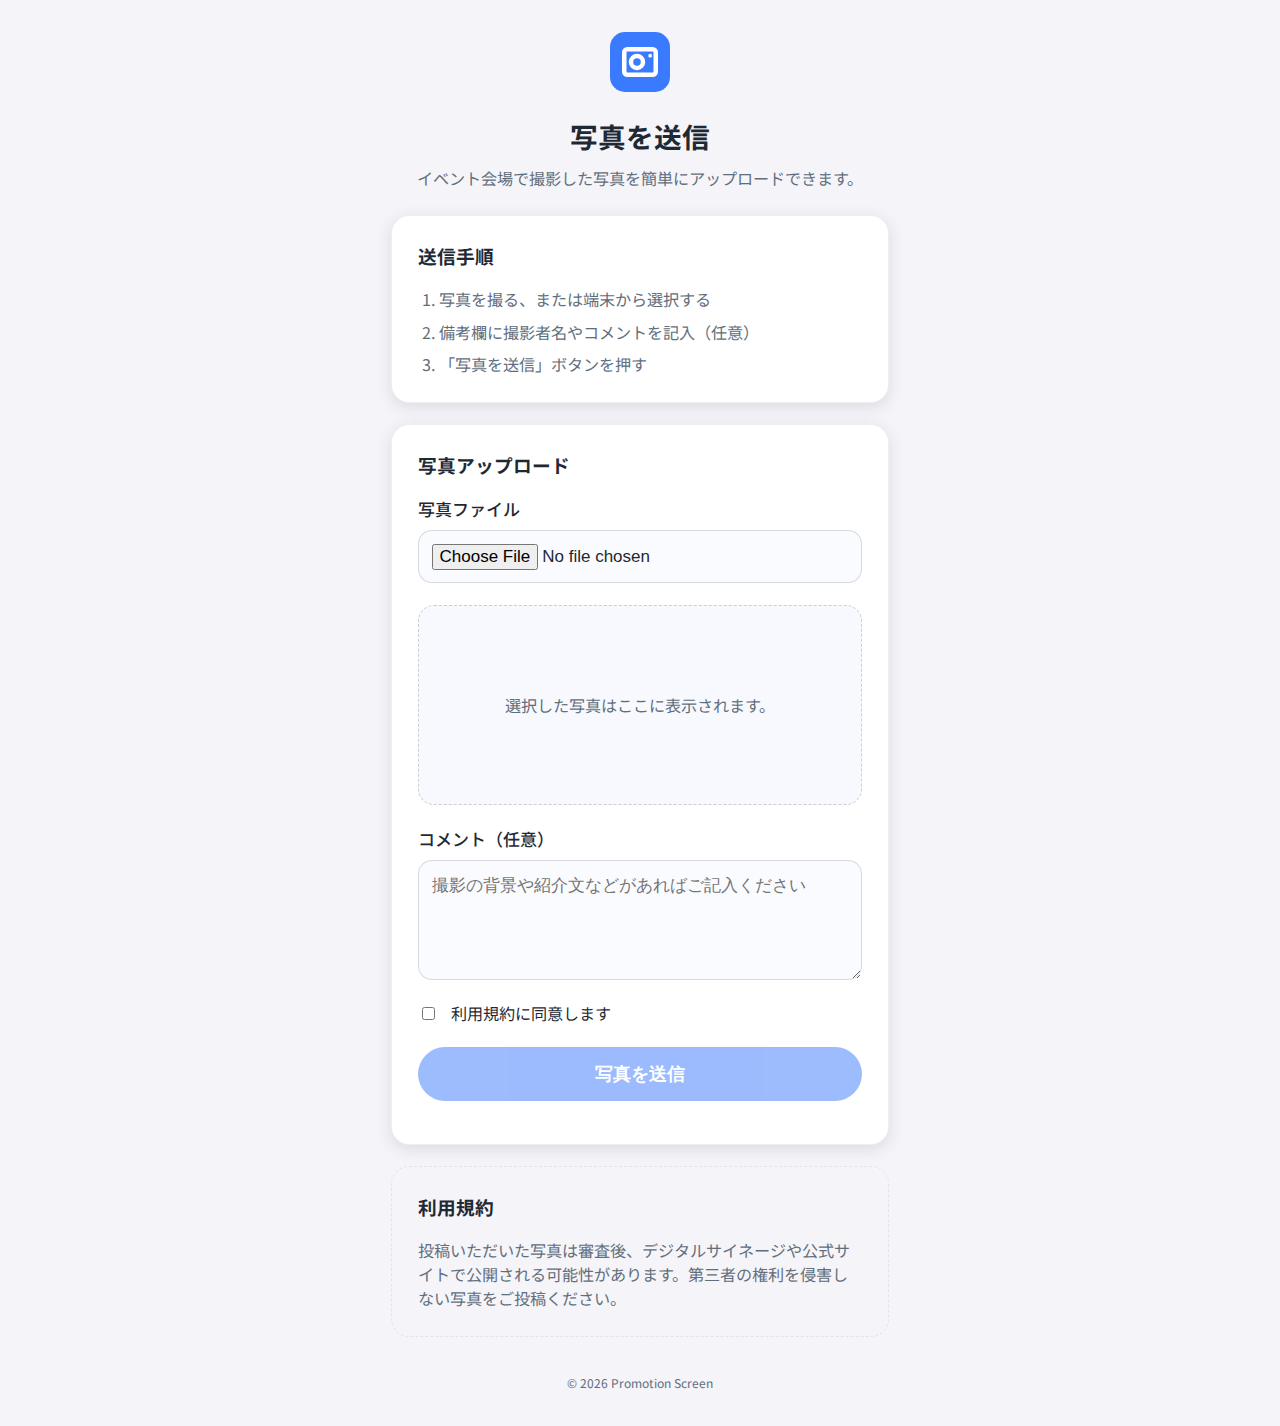
<file: index.html>
<!DOCTYPE html>
<html lang="ja">
  <head>
    <meta charset="utf-8" />
    <meta name="viewport" content="width=device-width, initial-scale=1, viewport-fit=cover" />
    <title>画像アップロードフォーム</title>
    <meta name="description" content="イベント用デジタルサイネージに掲載する写真を投稿できます。" />
    <link rel="preconnect" href="https://fonts.googleapis.com" />
    <link rel="preconnect" href="https://fonts.gstatic.com" crossorigin />
    <link href="https://fonts.googleapis.com/css2?family=Noto+Sans+JP:wght@400;500;700&display=swap" rel="stylesheet" />
    <link rel="stylesheet" href="./assets/css/style.css" />
  </head>
  <body>
    <main class="page">
      <header class="page__header">
        <img class="page__logo" src="./assets/img/logo.svg" alt="Promotion Screen" />
        <h1 class="page__title">写真を送信</h1>
        <p class="page__subtitle">イベント会場で撮影した写真を簡単にアップロードできます。</p>
      </header>

      <section class="card">
        <h2 class="card__title">送信手順</h2>
        <ol class="steps">
          <li class="steps__item">写真を撮る、または端末から選択する</li>
          <li class="steps__item">備考欄に撮影者名やコメントを記入（任意）</li>
          <li class="steps__item">「写真を送信」ボタンを押す</li>
        </ol>
      </section>

      <section class="card">
        <h2 class="card__title">写真アップロード</h2>
        <form id="upload-form" class="form" novalidate>
          <label class="form__field">
            <span class="form__label">写真ファイル</span>
            <input
              id="photo-input"
              class="form__input"
              type="file"
              accept="image/*"
              capture="environment"
              required
            />
          </label>

          <div id="preview" class="preview preview--empty" aria-live="polite">
            <p class="preview__placeholder">選択した写真はここに表示されます。</p>
            <img id="preview-image" class="preview__image" alt="" />
          </div>

          <label class="form__field">
            <span class="form__label">コメント（任意）</span>
            <textarea
              id="comment-input"
              class="form__textarea"
              placeholder="撮影の背景や紹介文などがあればご記入ください"
              maxlength="200"
            ></textarea>
          </label>

          <label class="form__field form__field--checkbox">
            <input id="permission-checkbox" type="checkbox" required />
            <span>利用規約に同意します</span>
          </label>

          <button id="submit-button" class="button" type="submit" disabled>
            写真を送信
          </button>
        </form>

        <div id="status" class="status" aria-live="polite"></div>
      </section>

      <section class="card card--muted">
        <h2 class="card__title">利用規約</h2>
        <p class="card__text">
          投稿いただいた写真は審査後、デジタルサイネージや公式サイトで公開される可能性があります。第三者の権利を侵害しない写真をご投稿ください。
        </p>
      </section>

      <footer class="page__footer">
        <small>&copy; <span id="current-year"></span> Promotion Screen</small>
      </footer>
    </main>

    <template id="status-template">
      <div class="status__row status__row--icon">
        <span class="status__icon" data-status></span>
        <span data-message></span>
      </div>
      <div class="status__row status__row--details" data-details></div>
    </template>

    <script>
      window.UPLOAD_ENDPOINT = "https://script.google.com/macros/s/DEPLOY_ID/exec";
    </script>
    <script src="./assets/js/main.js" type="module"></script>
  </body>
</html>
</file>
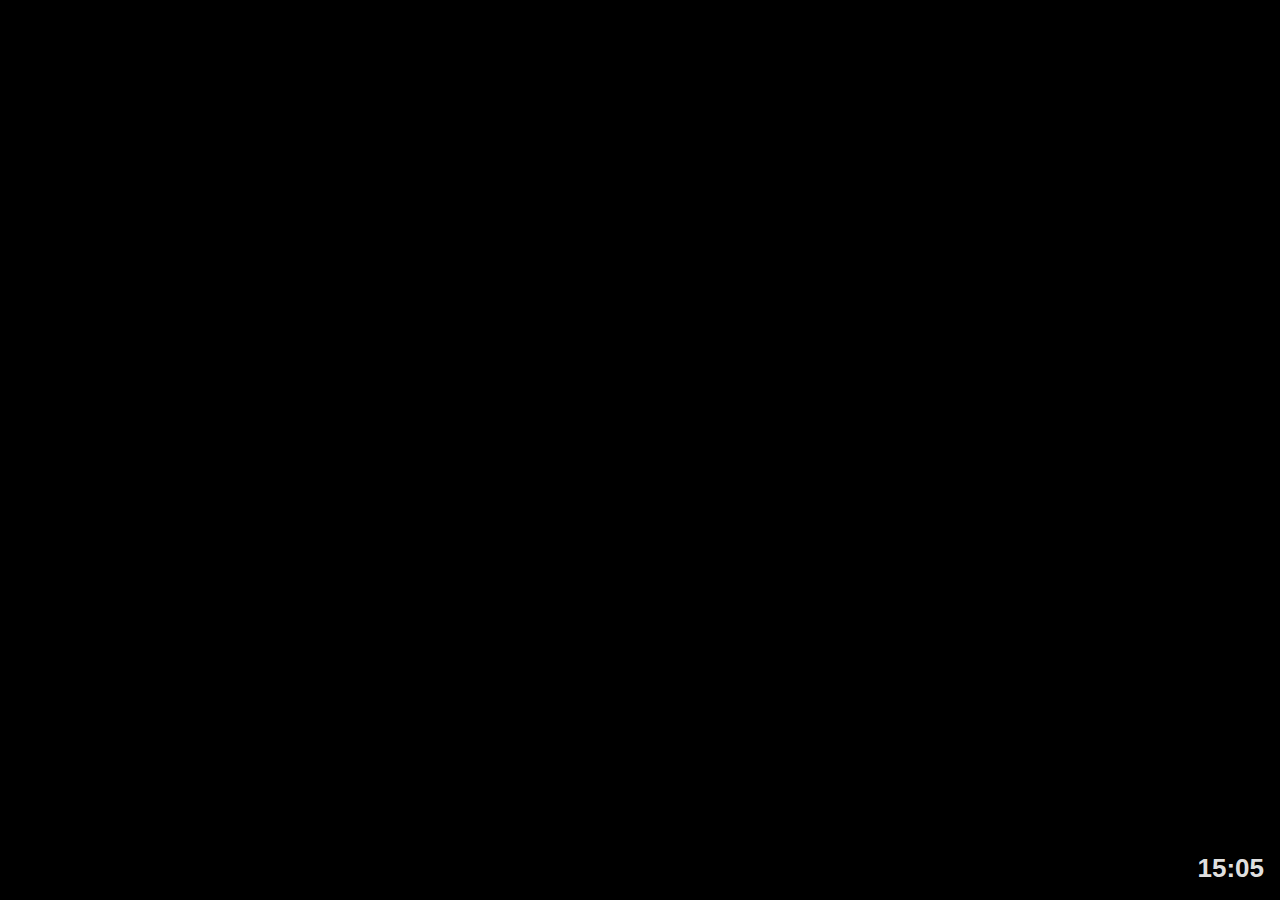
<file: docs/index.html>
<!DOCTYPE html>

<html lang="ja">



<head>

  <meta charset="utf-8" />

  <meta name="apple-mobile-web-app-capable" content="yes">

  <meta name="apple-mobile-web-app-status-bar-style" content="black-translucent">

  <meta name="theme-color" content="#000000">

  <meta name="viewport" content="width=device-width,initial-scale=1,viewport-fit=cover,user-scalable=no">



  <title>Drive Slideshow</title>

  <style>
    html,
    body {
      margin: 0;
      padding: 0;
      height: 100%;
      background: #000;
      color: #fff;
      font-family: -apple-system, BlinkMacSystemFont, "Segoe UI", Roboto, "Hiragino Sans", "Noto Sans JP", Arial, sans-serif;
    }

    #stage {
      position: fixed;
      inset: 0;
      overflow: hidden;
      background: #000;
      display: grid;
      place-items: center;
      cursor: none;
    }

    .layer {
      position: absolute;
      inset: 0;
      display: grid;
      place-items: center;
      opacity: 0;
      transition: opacity 1000ms ease;
      background: #000;
    }

    .layer.show {
      opacity: 1;
    }

    img {
      max-width: 100vw;
      max-height: 100vh;
      width: auto;
      height: auto;
      object-fit: contain;
      image-rendering: auto;
      background: #000;
      -webkit-user-select: none;
      user-select: none;
      -webkit-touch-callout: none;
    }

    #hud {
      position: absolute;
      right: 12px;
      bottom: 10px;
      left: 12px;
      display: flex;
      justify-content: space-between;
      align-items: center;
      opacity: 0;
      transition: opacity .3s ease;
      font-size: 12px;
      color: rgba(255, 255, 255, .8);
      pointer-events: none;
    }

    .pill {
      background: rgba(0, 0, 0, .45);
      padding: 6px 10px;
      border-radius: 999px;
    }

    .dot {
      width: 8px;
      height: 8px;
      border-radius: 50%;
      background: rgba(255, 255, 255, .6);
      display: inline-block;
      margin-left: 6px;
    }

    .dot.on {
      background: #fff;
    }

    #hint {
      position: absolute;
      top: 12px;
      left: 12px;
      font-size: 12px;
      color: rgba(255, 255, 255, .6);
      background: rgba(0, 0, 0, .35);
      padding: 6px 10px;
      border-radius: 8px;
      opacity: 0;
      transition: opacity .3s ease;
    }

    #statusbar {
      position: absolute;
      left: 12px;
      bottom: calc(env(safe-area-inset-bottom) + 12px);
      display: flex;
      gap: 6px;
      flex-wrap: wrap;
      align-items: center;
      justify-content: flex-start;
      max-width: min(80vw, 900px);
      padding: 6px 10px;
      background: rgba(0, 0, 0, .35);
      backdrop-filter: blur(4px);
      border: 1px solid rgba(255, 255, 255, .15);
      border-radius: 10px;
      font-size: 12px;
      color: #fff;
      z-index: 15;
      pointer-events: none;
      /* バッジは触れなくてOK */
      opacity: 0;
      transition: opacity .3s ease;
    }

    #clock {
      font-variant-numeric: tabular-nums;
      font-weight: 600;
      opacity: .95
    }

    #badges {
      display: flex;
      gap: 6px;
      flex-wrap: wrap;
      justify-content: flex-end;
    }

    .badge {
      background: rgba(255, 255, 255, .12);
      border: 1px solid rgba(255, 255, 255, .18);
      padding: 4px 8px;
      border-radius: 999px;
      pointer-events: auto;
    }

    .badge.ok {
      background: rgba(46, 204, 113, .2);
      border-color: rgba(46, 204, 113, .35);
    }

    .badge.warn {
      background: rgba(241, 196, 15, .2);
      border-color: rgba(241, 196, 15, .35);
    }

    .badge.err {
      background: rgba(231, 76, 60, .2);
      border-color: rgba(231, 76, 60, .35);
    }

    .badge.button {
      cursor: pointer;
      transition: opacity 0.2s ease;
    }

    .badge.button:hover {
      opacity: 0.8;
    }

    .badge.button:active {
      opacity: 0.6;
    }

    #clock-fixed {
      position: absolute;
      right: calc(env(safe-area-inset-right) + 16px);
      bottom: calc(env(safe-area-inset-bottom) + 16px);
      font-size: 26px;
      font-weight: 600;
      font-variant-numeric: tabular-nums;
      color: rgba(255, 255, 255, 0.9);
      text-shadow: 0 0 4px rgba(0, 0, 0, 0.7);
      pointer-events: none;
      /* 触れられなくてOK */
      z-index: 20;
    }

    #hud {
      position: absolute;
      top: calc(env(safe-area-inset-top) + 12px);
      right: calc(env(safe-area-inset-right) + 12px);
      left: auto;
      bottom: auto;
      /* ← 下・左の固定は解除 */
      display: flex;
      justify-content: flex-end;
      align-items: center;
      opacity: 0;
      transition: opacity .3s ease;
      font-size: 12px;
      color: rgba(255, 255, 255, .8);
      pointer-events: none;
      z-index: 14;
    }

    body.status-visible #statusbar,
    body.status-visible #hint {
      opacity: 1;
    }

    body.status-visible #hud {
      opacity: .95;
    }
  </style>

</head>



<body>

  <div id="stage">

    <div id="statusbar">



      <div id="badges">

        <span class="badge" id="badge-state">Loading</span>

        <span class="badge" id="badge-net">Offline</span>

        <span class="badge" id="badge-count">0 photos</span>

        <span class="badge" id="badge-updated">—</span>

        <span class="badge button" id="badge-reload" style="display: none;">再読み込み</span>

      </div>
    </div>
    <div id="layerA" class="layer"></div>
    <div id="layerB" class="layer"></div>
    <div id="clock-fixed">--:--:--</div>
    <div id="hint">トリプルタップでステータス表示 / 表示中はダブルタップで全画面 / 2本指で一時停止</div>
    <div id="hud">
      <div class="pill" id="status">—</div>
    </div>

  </div>



  <script src="assets/js/config.js"></script>
  <script>

    const layerA = document.getElementById('layerA');
    const layerB = document.getElementById('layerB');
    const statusEl = document.getElementById('status');
    let currentLayer = layerA;
    let nextLayer = layerB;
    let items = []; // {url, updatedAt, ...}
    let timer = null;
    let running = true;

    // ★ 追加: ループ管理
    let loopHandle = null;
    let inFlight = false;   // 遷移の同時実行防止
    let lastSwapAt = 0;     // 最後に画像が画面に出た時刻（ms）

    // === UI 表示/非表示トグル ===
    let statusVisible = false; // 初期状態: 非表示
    const badgeReload = document.getElementById('badge-reload');
    function setStatusVisible(v) {
      statusVisible = v;
      document.body.classList.toggle('status-visible', v);
      // ステータス表示時に再読み込みボタンを表示
      badgeReload.style.display = v ? 'block' : 'none';
    }
    // 起動時に反映
    setStatusVisible(statusVisible);

    // トリプル/ダブルタップを判定
    const stage = document.getElementById('stage');
    const TAP_TIMEOUT_MS = 400;
    let tapCount = 0;
    let tapTimerId = null;

    function resetTapSequence() {
      tapCount = 0;
      if (tapTimerId) {
        clearTimeout(tapTimerId);
        tapTimerId = null;
      }
    }

    function handleTapGesture() {
      tapCount += 1;

      if (tapCount === 3) {
        setStatusVisible(!statusVisible);
        resetTapSequence();
        return;
      }

      if (tapTimerId) clearTimeout(tapTimerId);
      tapTimerId = setTimeout(() => {
        if (tapCount === 2 && statusVisible) {
          toggleFullscreen();
        }
        resetTapSequence();
      }, TAP_TIMEOUT_MS);
    }

    let multiTouchGesture = false;

    stage.addEventListener('pointerup', (ev) => {
      if (!ev.isPrimary) return;
      if (ev.pointerType === 'mouse' && ev.button !== 0) return;
      if (ev.pointerType === 'touch') {
        if (multiTouchGesture) return;
        ev.preventDefault();
      }
      handleTapGesture();
    });

    // --- Topbar elements
    const badgeState = document.getElementById('badge-state');
    const badgeNet = document.getElementById('badge-net');
    const badgeCount = document.getElementById('badge-count');
    const badgeUpdated = document.getElementById('badge-updated');
    const clockEl = document.getElementById('clock-fixed');

    // 状態セット
    function setAppState(kind, extraText) {
      // kind: 'loading' | 'playing' | 'paused' | 'updating' | 'error'
      const map = {
        loading: { text: 'Loading', cls: 'warn' },
        playing: { text: 'Playing', cls: 'ok' },
        paused: { text: 'Paused', cls: 'warn' },
        updating: { text: 'Updating', cls: 'warn' },
        error: { text: 'Error', cls: 'err' },
      };
      const m = map[kind] || { text: String(kind), cls: '' };
      badgeState.classList.remove('ok', 'warn', 'err');
      if (m.cls) badgeState.classList.add(m.cls);
      badgeState.textContent = extraText ? `${m.text}: ${extraText}` : m.text;
    }

    // ネットワーク表示
    function refreshNetBadge() {
      const online = navigator.onLine;
      badgeNet.classList.remove('ok', 'warn', 'err');
      badgeNet.classList.add(online ? 'ok' : 'err');
      badgeNet.textContent = online ? 'Online' : 'Offline';
    }
    window.addEventListener('online', refreshNetBadge);
    window.addEventListener('offline', refreshNetBadge);
    refreshNetBadge();

    // 時計
    function tickClock() {
      const d = new Date();
      clockEl.textContent = d.toLocaleTimeString('ja-JP', {
        hour12: false,
        hour: '2-digit',
        minute: '2-digit'
      });
    }
    tickClock();
    setInterval(tickClock, 1000);

    // JSONの日時を人間向けに
    function fmtTime(s) {
      try { return new Date(s).toLocaleString('ja-JP'); } catch { return s; }
    }

    function status(msg) { statusEl.textContent = msg; }

    async function fetchList() {
      setAppState('updating');
      status('読み込み中…');

      // 15秒タイムアウト
      const ctrl = new AbortController();
      const to = setTimeout(() => ctrl.abort(), 15000);

      try {
        const res = await fetch(`${API_BASE}?fn=list`, {
          cache: 'no-store',
          signal: ctrl.signal
        });

        // ステータス非200でも本文をログ
        if (!res.ok) {
          const text = await res.text().catch(() => '');
          console.error('list non-OK', res.status, text);
          status(`読み込み失敗 (${res.status})`);
          return;
        }

        let json;
        try {
          json = await res.json();
        } catch (e) {
          const text = await res.text().catch(() => '');
          console.error('JSON parse error. body=', text);
          status('JSON解析エラー');
          return;
        }

        // 旧URLなら img64 に差し替え（既に入れてる場合はそのままでOK）
        items = (json.items || []).map(it => {
          const u = new URL(it.url, location.href);
          if (u.searchParams.get('fn') === 'image') u.searchParams.set('fn', 'img64');
          return { ...it, url: u.toString() };
        });

        badgeCount.textContent = `${items.length} photos`;
        badgeUpdated.textContent = `Updated ${fmtTime(json.now)}`;

        if (!items.length) {
          status('画像が見つかりません（フォルダ/権限を確認）');
          setAppState('warn', 'No images');
          return;
        }
        status(`画像 ${items.length} 枚 / 更新 ${fmtTime(json.now)}`);
        // 実行中かどうかで状態
        setAppState(running ? 'playing' : 'paused');
      } catch (e) {
        console.error('fetch list error', e);
        status(e.name === 'AbortError' ? 'タイムアウト' : '通信エラー');
      } finally {
        clearTimeout(to);
      }
    }

    // 新しさ優遇の重み抽選：重み = exp(-(経過時間)/tau)
    function pickNextWeighted() {
      if (!items.length) return null;
      const now = Date.now();
      const tau = HALF_LIFE_HOURS * 3600 * 1000 / Math.log(2); // 半減期→時定数
      const pool = items.slice(0, Math.min(items.length, SHUFFLE_BATCH)); // 先頭は新しい順
      const weights = pool.map(it => {
        const age = Math.max(0, now - new Date(it.updatedAt).getTime());
        return Math.exp(-age / tau);
      });
      const sum = weights.reduce((a, b) => a + b, 0);
      let r = Math.random() * sum;
      for (let i = 0; i < pool.length; i++) {
        r -= weights[i];
        if (r <= 0) return pool[i];
      }
      return pool[pool.length - 1];
    }

    async function preload(url) {
      const ctrl = new AbortController();
      const to = setTimeout(() => ctrl.abort(), 15000);
      try {
        const res = await fetch(url, { cache: 'no-store', signal: ctrl.signal });
        if (!res.ok) {
          const text = await res.text().catch(() => '');
          throw new Error(`HTTP ${res.status} ${text?.slice(0, 200)}`);
        }
        let payload;
        try {
          payload = await res.json();
        } catch (e) {
          const text = await res.text().catch(() => '');
          throw new Error(`JSON解析失敗 ${text?.slice(0, 200)}`);
        }
        if (payload?.error) {
          // エラー本文をそのまま可視化
          throw new Error(`img64 error: ${payload.error}`);
        }
        const mime = payload?.mime || 'image/jpeg';
        const b64 = payload?.data;
        if (!b64) throw new Error('data欠落');

        const src = `data:${mime};base64,${b64}`;
        const img = new Image();
        img.decoding = 'async';
        img.src = src;
        await new Promise((resolve, reject) => {
          img.onload = () => resolve();
          img.onerror = () => reject(new Error('img onerror'));
          setTimeout(() => resolve(), 0);
        });
        return img;
      } finally {
        clearTimeout(to);
      }
    }

    async function showNext() {
      if (inFlight) return;       // ★ 二重起動ガード
      inFlight = true;
      try {
        const it = pickNextWeighted();
        if (!it) { status('候補がありません'); return; }

        // どのURLで落ちてるか一緒に表示
        //status(`読み込み: ${it.name || ''}\n${it.url}`);
        setAppState('loading', it.name || '');
        status(`読み込み: ${it.name || ''}`);

        const img = await preload(it.url);

        nextLayer.innerHTML = '';
        nextLayer.appendChild(img);
        nextLayer.classList.add('show');
        currentLayer.classList.remove('show');
        [currentLayer, nextLayer] = [nextLayer, currentLayer];
        // この瞬間から表示時間カウント開始
        lastSwapAt = Date.now();
        status('');
        setAppState(running ? 'playing' : 'paused');
      } catch (e) {
        console.error('showNext error', e);
        status(`読み込みエラー: ${String(e).slice(0, 300)}`);
        setAppState('error', 'Render');
      } finally {
        inFlight = false;
      }
    }

    // ★ 追加: 次の遷移を予約（setIntervalをやめる）
    function scheduleNext(afterMs) {
      if (loopHandle) clearTimeout(loopHandle);
      loopHandle = setTimeout(async () => {
        if (!running) {
          // 一時停止中は短い間隔で再チェック
          scheduleNext(500);
          return;
        }

        // まだ最低表示時間に満たない場合は延長
        const elapsed = Date.now() - lastSwapAt;
        if (elapsed < SLIDE_MS) {
          scheduleNext(SLIDE_MS - elapsed);
          return;
        }

        await showNext();
        // 次回も「画面に出してから」SLIDE_MS後
        scheduleNext(SLIDE_MS);
      }, Math.max(0, afterMs));
    }

    function startLoop() {
      if (timer) clearInterval(timer);
      timer = setInterval(() => { if (running) showNext(); }, SLIDE_MS);
    }

    // 全画面切替（iPhone Safari）
    async function toggleFullscreen() {
      const el = document.documentElement;
      try {
        if (!document.fullscreenElement) {
          if (el.requestFullscreen) await el.requestFullscreen();
        } else {
          await document.exitFullscreen();
        }
      } catch (e) { /* ignore */ }
    }

    // 初期化
    (async () => {
      await fetchList();
      if (!items.length) return;

      // 最初の1枚をすぐ表示
      await showNext();
      currentLayer.classList.add('show');
      //startLoop();
      scheduleNext(SLIDE_MS);

      // 5分おきに最新リストを再取得（新規ファイル追加を拾う）
      setInterval(fetchList, 5 * 60 * 1000);
    })();

    // タップでフルスクリーン
    document.getElementById('stage').addEventListener('click', () => toggleFullscreen());
    // 2本指タップで一時停止/再開（ガイド中の簡易操作）
    window.addEventListener('touchstart', (ev) => {
      if (ev.touches.length === 2) {
        running = !running;
        status(running ? '再開' : '一時停止');
        setAppState(running ? 'playing' : 'paused');
        if (running) scheduleNext(SLIDE_MS);
        setTimeout(() => status(''), 1500);
      }
      if (ev.touches.length > 1) {
        multiTouchGesture = true;
      }
    }, { passive: true });

    window.addEventListener('touchend', (ev) => {
      if (ev.touches.length === 0) {
        multiTouchGesture = false;
      }
    }, { passive: true });

    window.addEventListener('touchcancel', () => {
      multiTouchGesture = false;
    }, { passive: true });

    // 再読み込みボタンのクリックイベント
    badgeReload.addEventListener('click', async () => {
      badgeReload.textContent = '読み込み中...';
      badgeReload.style.pointerEvents = 'none';
      await fetchList();
      badgeReload.textContent = '再読み込み';
      badgeReload.style.pointerEvents = 'auto';
    });
  </script>

</body>



</html>
</file>
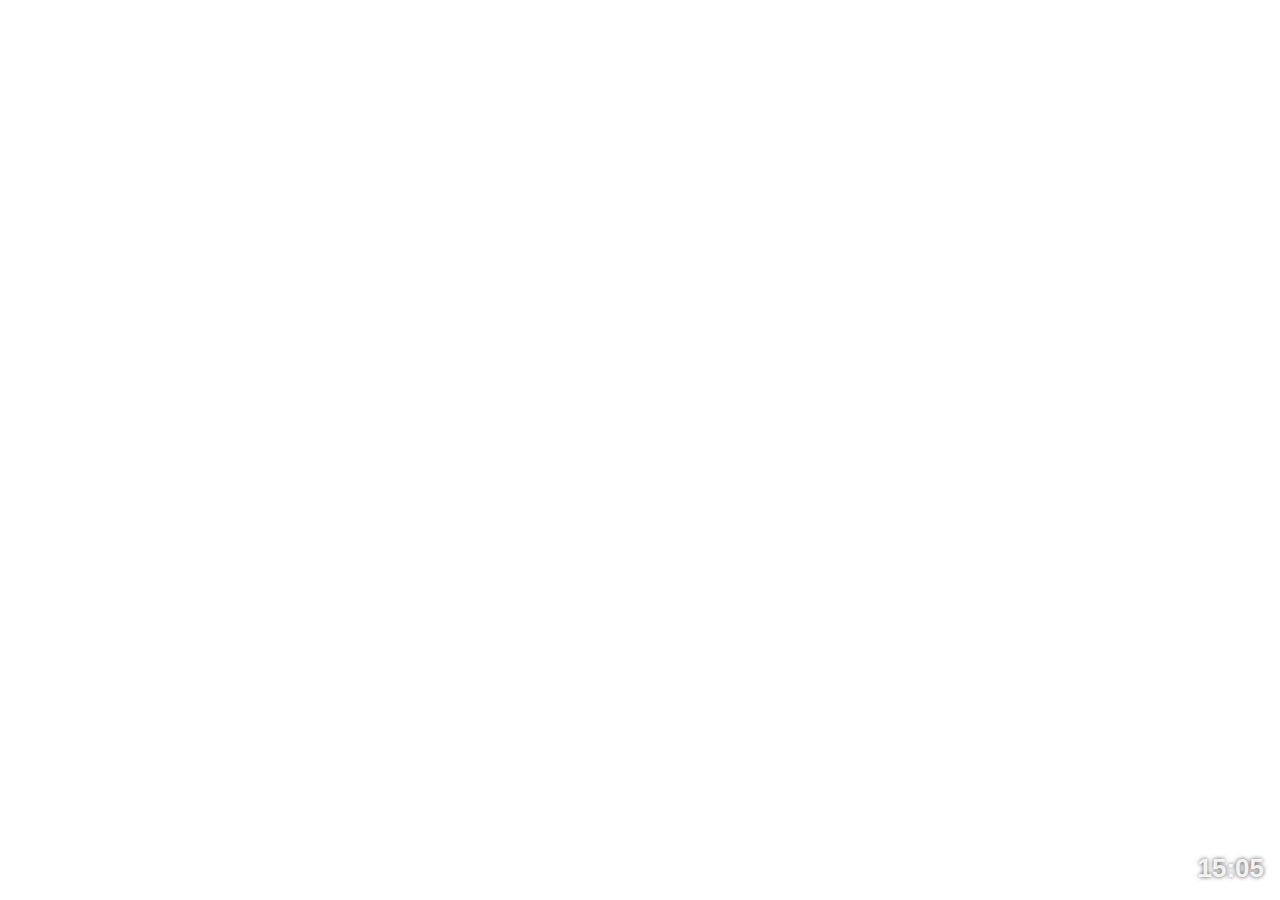
<file: public/index.html>
<!DOCTYPE html>

<html lang="ja">



<head>

  <meta charset="utf-8" />

  <meta name="apple-mobile-web-app-capable" content="yes">
  <meta name="apple-mobile-web-app-status-bar-style" content="black">
  <meta name="apple-mobile-web-app-title" content="Drive Slideshow">
  <meta name="theme-color" content="#000000">

  <meta name="viewport" content="width=device-width,initial-scale=1,viewport-fit=cover,user-scalable=no">



  <title>Drive Slideshow</title>

  <style>
    html {
      margin: 0;
      padding: 0;
      height: 100%;
      height: 100vh;
      height: 100dvh;
      overflow: hidden;
      position: fixed;
      width: 100%;
    }

    body {
      margin: 0;
      padding: 0;
      height: 100%;
      height: 100vh;
      height: 100dvh;
      background: #FFFFFF;
      color: #000;
      font-family: -apple-system, BlinkMacSystemFont, "Segoe UI", Roboto, "Hiragino Sans", "Noto Sans JP", Arial, sans-serif;
      overflow: hidden;
      position: fixed;
      width: 100%;
      top: 0;
      left: 0;
    }

    #stage {
      position: fixed;
      inset: 0;
      overflow: hidden;
      background: #FFFFFF;
      display: grid;
      place-items: center;
      cursor: none;
    }

    .layer {
      position: absolute;
      inset: 0;
      display: grid;
      place-items: center;
      opacity: 0;
      transition: opacity 1000ms ease;
      background: #FFFFFF;
    }

    .layer.show {
      opacity: 1;
    }

    img {
      max-width: 100vw;
      max-height: 100vh;
      width: auto;
      height: auto;
      object-fit: contain;
      image-rendering: auto;
      background: #FFFFFF;
      -webkit-user-select: none;
      user-select: none;
      -webkit-touch-callout: none;
    }

    #hud {
      position: absolute;
      right: 12px;
      bottom: 10px;
      left: 12px;
      display: flex;
      justify-content: space-between;
      align-items: center;
      opacity: 0;
      transition: opacity .3s ease;
      font-size: 12px;
      color: rgba(255, 255, 255, .8);
      pointer-events: none;
    }

    .pill {
      background: rgba(0, 0, 0, .45);
      padding: 6px 10px;
      border-radius: 999px;
    }

    .dot {
      width: 8px;
      height: 8px;
      border-radius: 50%;
      background: rgba(255, 255, 255, .6);
      display: inline-block;
      margin-left: 6px;
    }

    .dot.on {
      background: #fff;
    }

    #hint {
      position: absolute;
      top: 12px;
      left: 12px;
      font-size: 12px;
      color: rgba(255, 255, 255, .6);
      background: rgba(0, 0, 0, .35);
      padding: 6px 10px;
      border-radius: 8px;
      opacity: 0;
      transition: opacity .3s ease;
    }

    #statusbar {
      position: absolute;
      left: 12px;
      bottom: calc(env(safe-area-inset-bottom) + 12px);
      display: flex;
      gap: 6px;
      flex-wrap: wrap;
      align-items: center;
      justify-content: flex-start;
      max-width: min(80vw, 900px);
      padding: 6px 10px;
      background: rgba(0, 0, 0, .35);
      backdrop-filter: blur(4px);
      border: 1px solid rgba(255, 255, 255, .15);
      border-radius: 10px;
      font-size: 12px;
      color: #fff;
      z-index: 15;
      pointer-events: none;
      /* バッジは触れなくてOK */
      opacity: 0;
      transition: opacity .3s ease;
    }

    #clock {
      font-variant-numeric: tabular-nums;
      font-weight: 600;
      opacity: .95
    }

    #badges {
      display: flex;
      gap: 6px;
      flex-wrap: wrap;
      justify-content: flex-end;
    }

    .badge {
      background: rgba(255, 255, 255, .12);
      border: 1px solid rgba(255, 255, 255, .18);
      padding: 4px 8px;
      border-radius: 999px;
      pointer-events: auto;
    }

    .badge.ok {
      background: rgba(46, 204, 113, .2);
      border-color: rgba(46, 204, 113, .35);
    }

    .badge.warn {
      background: rgba(241, 196, 15, .2);
      border-color: rgba(241, 196, 15, .35);
    }

    .badge.err {
      background: rgba(231, 76, 60, .2);
      border-color: rgba(231, 76, 60, .35);
    }

    .badge.button {
      cursor: pointer;
      transition: opacity 0.2s ease;
    }

    .badge.button:hover {
      opacity: 0.8;
    }

    .badge.button:active {
      opacity: 0.6;
    }

    #clock-fixed {
      position: absolute;
      right: calc(env(safe-area-inset-right) + 16px);
      bottom: calc(env(safe-area-inset-bottom) + 16px);
      font-size: 26px;
      font-weight: 600;
      font-variant-numeric: tabular-nums;
      color: rgba(255, 255, 255, 0.9);
      text-shadow: 0 0 4px rgba(0, 0, 0, 0.7);
      pointer-events: none;
      /* 触れられなくてOK */
      z-index: 20;
    }

    #hud {
      position: absolute;
      top: calc(env(safe-area-inset-top) + 12px);
      right: calc(env(safe-area-inset-right) + 12px);
      left: auto;
      bottom: auto;
      /* ← 下・左の固定は解除 */
      display: flex;
      justify-content: flex-end;
      align-items: center;
      opacity: 0;
      transition: opacity .3s ease;
      font-size: 12px;
      color: rgba(255, 255, 255, .8);
      pointer-events: none;
      z-index: 14;
    }

    body.status-visible #statusbar,
    body.status-visible #hint {
      opacity: 1;
    }

    body.status-visible #hud {
      opacity: .95;
    }

    .next-image-btn {
      position: absolute;
      right: calc(env(safe-area-inset-right) + 16px);
      top: 50%;
      transform: translateY(-50%);
      background: rgba(0, 0, 0, .7);
      color: #fff;
      border: 1px solid rgba(255, 255, 255, .3);
      padding: 12px 20px;
      border-radius: 8px;
      font-size: 14px;
      font-weight: 500;
      cursor: pointer;
      pointer-events: auto;
      z-index: 16;
      transition: opacity 0.3s ease, background 0.2s ease;
      backdrop-filter: blur(4px);
    }

    .next-image-btn:hover {
      background: rgba(0, 0, 0, .85);
    }

    .next-image-btn:active {
      background: rgba(0, 0, 0, .95);
    }

    body.status-visible .next-image-btn {
      display: block;
    }
  </style>

</head>



<body>

  <div id="stage">

    <div id="statusbar">



      <div id="badges">

        <span class="badge" id="badge-state">Loading</span>

        <span class="badge" id="badge-net">Offline</span>

        <span class="badge" id="badge-count">0 photos</span>

        <span class="badge" id="badge-updated">—</span>

        <span class="badge button" id="badge-reload" style="display: none;">再読み込み</span>

        <span class="badge button" id="badge-next" style="display: none;">次へ</span>

      </div>
    </div>
    <div id="layerA" class="layer"></div>
    <div id="layerB" class="layer"></div>
    <div id="clock-fixed">--:--:--</div>
    <div id="hint">トリプルタップでステータス表示 / 表示中はダブルタップで全画面 / 2本指で一時停止</div>
    <div id="hud">
    </div>
    <button id="btn-next-image" class="next-image-btn" style="display: none;">次の画像を読み込む</button>

  </div>



  <script src="assets/js/config.js"></script>
  <script>

    const layerA = document.getElementById('layerA');
    const layerB = document.getElementById('layerB');
    let currentLayer = layerA;
    let nextLayer = layerB;
    let items = []; // {url, updatedAt, ...}
    let running = true;

    let loopHandle = null;
    let inFlight = false;   // 遷移の同時実行防止
    let lastSwapAt = 0;     // 最後に画像が画面に出た時刻（ms）
    let currentDisplayingId = null; // 現在表示中の画像ID
    let previousItemIds = new Set(); // 前回の画像IDセット（削除検出用）
    let cycleQueue = []; // 1巡するまでの表示順キュー
    let itemMap = new Map(); // id -> item

    const statsById = new Map(); // { lastShownAt, timesShown }
    const recentQueue = [];      // 直近に表示したIDのキュー
    const recentSet = new Set(); // recentQueue 検索用
    const safeHalfLifeHours = Math.max(0.25, Number(HALF_LIFE_HOURS) || 1);
    const HALF_LIFE_MS = safeHalfLifeHours * 60 * 60 * 1000;
    const DECAY_K = Math.log(2) / HALF_LIFE_MS; // exp(-DECAY_K * 経過ms) で半減
    const SHUFFLE_POOL = Math.max(1, Number(SHUFFLE_BATCH) || 1);
    const MIN_WEIGHT = 0.05;
    const RECENT_MIN = 3;
    const RECENT_MAX = 12;

    // === UI 表示/非表示トグル ===
    let statusVisible = false; // 初期状態: 非表示
    const badgeReload = document.getElementById('badge-reload');
    const badgeNext = document.getElementById('badge-next');
    function setStatusVisible(v) {
      statusVisible = v;
      document.body.classList.toggle('status-visible', v);
      // ステータス表示時に再読み込みボタンと次へボタンを表示
      badgeReload.style.display = v ? 'block' : 'none';
      badgeNext.style.display = v ? 'block' : 'none';
    }
    // 起動時に反映
    setStatusVisible(statusVisible);

    // トリプル/ダブルタップを判定
    const stage = document.getElementById('stage');
    const TAP_TIMEOUT_MS = 400;
    let tapCount = 0;
    let tapTimerId = null;

    function resetTapSequence() {
      tapCount = 0;
      if (tapTimerId) {
        clearTimeout(tapTimerId);
        tapTimerId = null;
      }
    }

    function handleTapGesture() {
      tapCount += 1;

      if (tapCount === 3) {
        setStatusVisible(!statusVisible);
        resetTapSequence();
        return;
      }

      if (tapTimerId) clearTimeout(tapTimerId);
      tapTimerId = setTimeout(() => {
        if (tapCount === 2 && statusVisible) {
          toggleFullscreen();
        }
        resetTapSequence();
      }, TAP_TIMEOUT_MS);
    }

    let multiTouchGesture = false;

    stage.addEventListener('pointerup', (ev) => {
      if (!ev.isPrimary) return;
      if (ev.pointerType === 'mouse' && ev.button !== 0) return;
      if (ev.pointerType === 'touch') {
        if (multiTouchGesture) return;
        ev.preventDefault();
      }
      handleTapGesture();
    });

    // --- Topbar elements
    const badgeState = document.getElementById('badge-state');
    const badgeNet = document.getElementById('badge-net');
    const badgeCount = document.getElementById('badge-count');
    const badgeUpdated = document.getElementById('badge-updated');
    const clockEl = document.getElementById('clock-fixed');

    // 状態セット
    function setAppState(kind, extraText) {
      // kind: 'loading' | 'playing' | 'paused' | 'updating' | 'error'
      const map = {
        loading: { text: 'Loading', cls: 'warn' },
        playing: { text: 'Playing', cls: 'ok' },
        paused: { text: 'Paused', cls: 'warn' },
        updating: { text: 'Updating', cls: 'warn' },
        error: { text: 'Error', cls: 'err' },
      };
      const m = map[kind] || { text: String(kind), cls: '' };
      badgeState.classList.remove('ok', 'warn', 'err');
      if (m.cls) badgeState.classList.add(m.cls);
      badgeState.textContent = extraText ? `${m.text}: ${extraText}` : m.text;
    }

    // ネットワーク表示
    function refreshNetBadge() {
      const online = navigator.onLine;
      badgeNet.classList.remove('ok', 'warn', 'err');
      badgeNet.classList.add(online ? 'ok' : 'err');
      badgeNet.textContent = online ? 'Online' : 'Offline';
    }
    window.addEventListener('online', refreshNetBadge);
    window.addEventListener('offline', refreshNetBadge);
    refreshNetBadge();

    // 時計
    function tickClock() {
      const d = new Date();
      clockEl.textContent = d.toLocaleTimeString('ja-JP', {
        hour12: false,
        hour: '2-digit',
        minute: '2-digit'
      });
    }
    tickClock();
    setInterval(tickClock, 1000);

    // JSONの日時を人間向けに
    function fmtTime(s) {
      try { return new Date(s).toLocaleString('ja-JP'); } catch { return s; }
    }

    function recentWindowSize() {
      if (!items.length) return 0;
      const dynamic = Math.floor(items.length / 4);
      return Math.max(RECENT_MIN, Math.min(RECENT_MAX, dynamic || RECENT_MIN));
    }

    function trimRecentQueue() {
      const maxSize = recentWindowSize();
      if (!maxSize) {
        recentQueue.length = 0;
        recentSet.clear();
        return;
      }
      while (recentQueue.length > maxSize) {
        const removed = recentQueue.shift();
        recentSet.delete(removed);
      }
    }

    function syncStatsWithItems(list) {
      const liveIds = new Set(list.map(it => it.id));
      statsById.forEach((_, id) => {
        if (!liveIds.has(id)) statsById.delete(id);
      });
      list.forEach(it => {
        if (!statsById.has(it.id)) {
          statsById.set(it.id, { lastShownAt: 0, timesShown: 0 });
        }
      });
      for (let i = recentQueue.length - 1; i >= 0; i -= 1) {
        const id = recentQueue[i];
        if (!liveIds.has(id)) {
          recentQueue.splice(i, 1);
          recentSet.delete(id);
        }
      }
      trimRecentQueue();
    }

    function computeWeight(item, now) {
      const updatedAtMs = Date.parse(item.updatedAt) || now;
      const ageMs = Math.max(0, now - updatedAtMs);
      const recency = Math.exp(-DECAY_K * ageMs);
      const stats = statsById.get(item.id) || { lastShownAt: 0, timesShown: 0 };
      const idleMs = stats.lastShownAt ? Math.max(0, now - stats.lastShownAt) : ageMs + HALF_LIFE_MS;
      const idleBoost = 1 + Math.min(idleMs / HALF_LIFE_MS, 3);
      const unseenBoost = stats.timesShown === 0 ? 1.6 : 1;
      const cooldownPenalty = recentSet.has(item.id) ? 0.3 : 1;
      const weight = Math.max(MIN_WEIGHT, recency * idleBoost * unseenBoost * cooldownPenalty);
      return { weight, ageMs, idleMs };
    }

    function buildCandidatePool(now, sourceItems = items) {
      const scored = sourceItems.map(item => {
        const metrics = computeWeight(item, now);
        return { item, ...metrics };
      });
      scored.sort((a, b) => b.weight - a.weight);
      return scored.slice(0, Math.min(scored.length, SHUFFLE_POOL));
    }

    function weightedPick(entries) {
      if (!entries.length) return null;
      const total = entries.reduce((sum, entry) => sum + entry.weight, 0);
      if (total === 0) return entries[0];
      let threshold = Math.random() * total;
      for (const entry of entries) {
        threshold -= entry.weight;
        if (threshold <= 0) return entry;
      }
      return entries[entries.length - 1];
    }

    function registerDisplay(itemId) {
      const now = Date.now();
      const stats = statsById.get(itemId) || { lastShownAt: 0, timesShown: 0 };
      statsById.set(itemId, { lastShownAt: now, timesShown: stats.timesShown + 1 });
      if (!recentSet.has(itemId)) {
        recentQueue.push(itemId);
        recentSet.add(itemId);
      }
      trimRecentQueue();
    }

    function rebuildCycleQueue(reason) {
      cycleQueue = [];
      if (!items.length) return;
      const now = Date.now();
      const remaining = items.slice();
      while (remaining.length) {
        const pool = buildCandidatePool(now, remaining);
        if (!pool.length) break;
        const cooled = pool.filter(entry => !recentSet.has(entry.item.id));
        const finalPool = cooled.length ? cooled : pool;
        const choice = weightedPick(finalPool);
        if (!choice) break;
        cycleQueue.push(choice.item.id);
        const idx = remaining.findIndex(it => it.id === choice.item.id);
        if (idx >= 0) remaining.splice(idx, 1);
      }
      if (!cycleQueue.length) {
        cycleQueue = items.map(it => it.id);
      }
      console.log(`[cycle] queue rebuilt (${cycleQueue.length}枚)${reason ? ` reason=${reason}` : ''}`);
    }

    async function fetchList() {
      setAppState('updating');

      // 15秒タイムアウト
      const ctrl = new AbortController();
      const to = setTimeout(() => ctrl.abort(), 15000);

      try {
        const res = await fetch(`${API_BASE}?fn=list`, {
          cache: 'no-store',
          signal: ctrl.signal
        });

        // ステータス非200でも本文をログ
        if (!res.ok) {
          const text = await res.text().catch(() => '');
          console.error('list non-OK', res.status, text);
          return;
        }

        let json;
        try {
          json = await res.json();
        } catch (e) {
          const text = await res.text().catch(() => '');
          console.error('JSON parse error. body=', text);
          return;
        }

        // 旧URLなら img64 に差し替え（既に入れてる場合はそのままでOK）
        const newItems = (json.items || []).map(it => {
          const u = new URL(it.url, location.href);
          if (u.searchParams.get('fn') === 'image') u.searchParams.set('fn', 'img64');
          return { ...it, url: u.toString() };
        });

        const newItemsCount = newItems.length;
        const newItemIds = new Set(newItems.map(it => it.id));
        const addedIds = [];
        const removedIds = [];
        newItemIds.forEach(id => {
          if (!previousItemIds.has(id)) addedIds.push(id);
        });
        previousItemIds.forEach(id => {
          if (!newItemIds.has(id)) removedIds.push(id);
        });

        items = newItems;
        previousItemIds = newItemIds;
        itemMap = new Map(items.map(it => [it.id, it]));
        syncStatsWithItems(items);

        if (addedIds.length) {
          console.log('[fetchList] 新規画像', addedIds.length, '件');
        }
        if (removedIds.length) {
          console.log('[fetchList] 削除画像', removedIds.length, '件');
        }

        if (addedIds.length || removedIds.length) {
          rebuildCycleQueue('list changed');
        } else if (!cycleQueue.length) {
          rebuildCycleQueue('initial load');
        }

        badgeCount.textContent = `${items.length} photos`;
        badgeUpdated.textContent = `Updated ${fmtTime(json.now)}`;

        if (!items.length) {
          setAppState('warn', 'No images');
          return;
        }
        // 実行中かどうかで状態
        setAppState(running ? 'playing' : 'paused');

        // 現在表示中の画像がなくなったら次を選ぶ
        if (currentDisplayingId && removedIds.includes(currentDisplayingId)) {
          console.log('[fetchList] 表示中の画像が削除されたためスキップ');
          currentDisplayingId = null;
          if (running && !inFlight) {
            setTimeout(() => {
              if (running) showNext();
            }, 100);
          }
        }
      } catch (e) {
        console.error('fetch list error', e);
      } finally {
        clearTimeout(to);
      }
    }

    function pickNext() {
      if (!items.length) return null;
      const now = Date.now();
        if (!cycleQueue.length) {
          rebuildCycleQueue('cycle consumed');
        }
        while (cycleQueue.length) {
          const candidateId = cycleQueue.shift();
          const item = itemMap.get(candidateId);
          if (item) return item;
        }
        return null;
    }

    async function preload(url) {
      const ctrl = new AbortController();
      const to = setTimeout(() => ctrl.abort(), 15000);
      try {
        const res = await fetch(url, { cache: 'no-store', signal: ctrl.signal });
        if (!res.ok) {
          const text = await res.text().catch(() => '');
          throw new Error(`HTTP ${res.status} ${text?.slice(0, 200)}`);
        }
        let payload;
        try {
          payload = await res.json();
        } catch (e) {
          const text = await res.text().catch(() => '');
          throw new Error(`JSON解析失敗 ${text?.slice(0, 200)}`);
        }
        if (payload?.error) {
          // エラー本文をそのまま可視化
          throw new Error(`img64 error: ${payload.error}`);
        }
        const mime = payload?.mime || 'image/jpeg';
        const b64 = payload?.data;
        if (!b64) throw new Error('data欠落');

        const src = `data:${mime};base64,${b64}`;
        const img = new Image();
        img.decoding = 'async';
        img.src = src;
        await new Promise((resolve, reject) => {
          img.onload = () => resolve();
          img.onerror = () => reject(new Error('img onerror'));
          setTimeout(() => resolve(), 0);
        });
        return img;
      } finally {
        clearTimeout(to);
      }
    }

    async function showNext() {
      if (inFlight) return;       // ★ 二重起動ガード
      inFlight = true;
      try {
        const it = pickNext();
        if (!it) { 
          inFlight = false;
          return; 
        }

        // どのURLで落ちてるか一緒に表示
        //status(`読み込み: ${it.name || ''}\n${it.url}`);
        setAppState('loading', it.name || '');

        const img = await preload(it.url);

        nextLayer.innerHTML = '';
        nextLayer.appendChild(img);
        nextLayer.classList.add('show');
        currentLayer.classList.remove('show');
        [currentLayer, nextLayer] = [nextLayer, currentLayer];
        // この瞬間から表示時間カウント開始
        currentDisplayingId = it.id;
        registerDisplay(it.id);
        lastSwapAt = Date.now();
        setAppState(running ? 'playing' : 'paused');
      } catch (e) {
        console.error('showNext error', e);
        setAppState('error', 'Render');
      } finally {
        inFlight = false;
      }
    }

    // ★ 追加: 次の遷移を予約（setIntervalをやめる）
    function scheduleNext(afterMs) {
      if (loopHandle) clearTimeout(loopHandle);
      loopHandle = setTimeout(async () => {
        if (!running) {
          // 一時停止中は短い間隔で再チェック
          scheduleNext(500);
          return;
        }

        // まだ最低表示時間に満たない場合は延長
        const elapsed = Date.now() - lastSwapAt;
        if (elapsed < SLIDE_MS) {
          scheduleNext(SLIDE_MS - elapsed);
          return;
        }

        await showNext();
        // 次回も「画面に出してから」SLIDE_MS後
        scheduleNext(SLIDE_MS);
      }, Math.max(0, afterMs));
    }

    // 全画面切替（iPhone Safari）
    async function toggleFullscreen() {
      const el = document.documentElement;
      try {
        if (!document.fullscreenElement) {
          if (el.requestFullscreen) await el.requestFullscreen();
        } else {
          await document.exitFullscreen();
        }
      } catch (e) { /* ignore */ }
    }

    // 初期化
    (async () => {
      await fetchList();
      if (!items.length) return;

      // 最初の1枚をすぐ表示
      await showNext();
      currentLayer.classList.add('show');
      //startLoop();
      scheduleNext(SLIDE_MS);

      // 5分おきに最新リストを再取得（新規ファイル追加を拾う）
      setInterval(fetchList, 5 * 60 * 1000);
    })();

    // タップでフルスクリーン
    document.getElementById('stage').addEventListener('click', () => toggleFullscreen());
    // 2本指タップで一時停止/再開（ガイド中の簡易操作）
    window.addEventListener('touchstart', (ev) => {
      if (ev.touches.length === 2) {
        running = !running;
        setAppState(running ? 'playing' : 'paused');
        if (running) scheduleNext(SLIDE_MS);
      }
      if (ev.touches.length > 1) {
        multiTouchGesture = true;
      }
    }, { passive: true });

    window.addEventListener('touchend', (ev) => {
      if (ev.touches.length === 0) {
        multiTouchGesture = false;
      }
    }, { passive: true });

    window.addEventListener('touchcancel', () => {
      multiTouchGesture = false;
    }, { passive: true });

    // 再読み込みボタンのクリックイベント
    badgeReload.addEventListener('click', async () => {
      badgeReload.textContent = '読み込み中...';
      badgeReload.style.pointerEvents = 'none';
      await fetchList();
      badgeReload.textContent = '再読み込み';
      badgeReload.style.pointerEvents = 'auto';
    });

    // 次へボタンのクリックイベント
    badgeNext.addEventListener('click', async () => {
      badgeNext.textContent = '読み込み中...';
      badgeNext.style.pointerEvents = 'none';
      await showNext();
      badgeNext.textContent = '次へ';
      badgeNext.style.pointerEvents = 'auto';
      // 次のスケジュールをリセット
      scheduleNext(SLIDE_MS);
    });

    // 次の画像を読み込むボタンのクリックイベント
    const btnNextImage = document.getElementById('btn-next-image');
    btnNextImage.addEventListener('click', async () => {
      btnNextImage.textContent = '読み込み中...';
      btnNextImage.style.pointerEvents = 'none';
      await showNext();
      btnNextImage.textContent = '次の画像を読み込む';
      btnNextImage.style.pointerEvents = 'auto';
      // 次のスケジュールをリセット
      scheduleNext(SLIDE_MS);
    });
  </script>

</body>



</html>
</file>
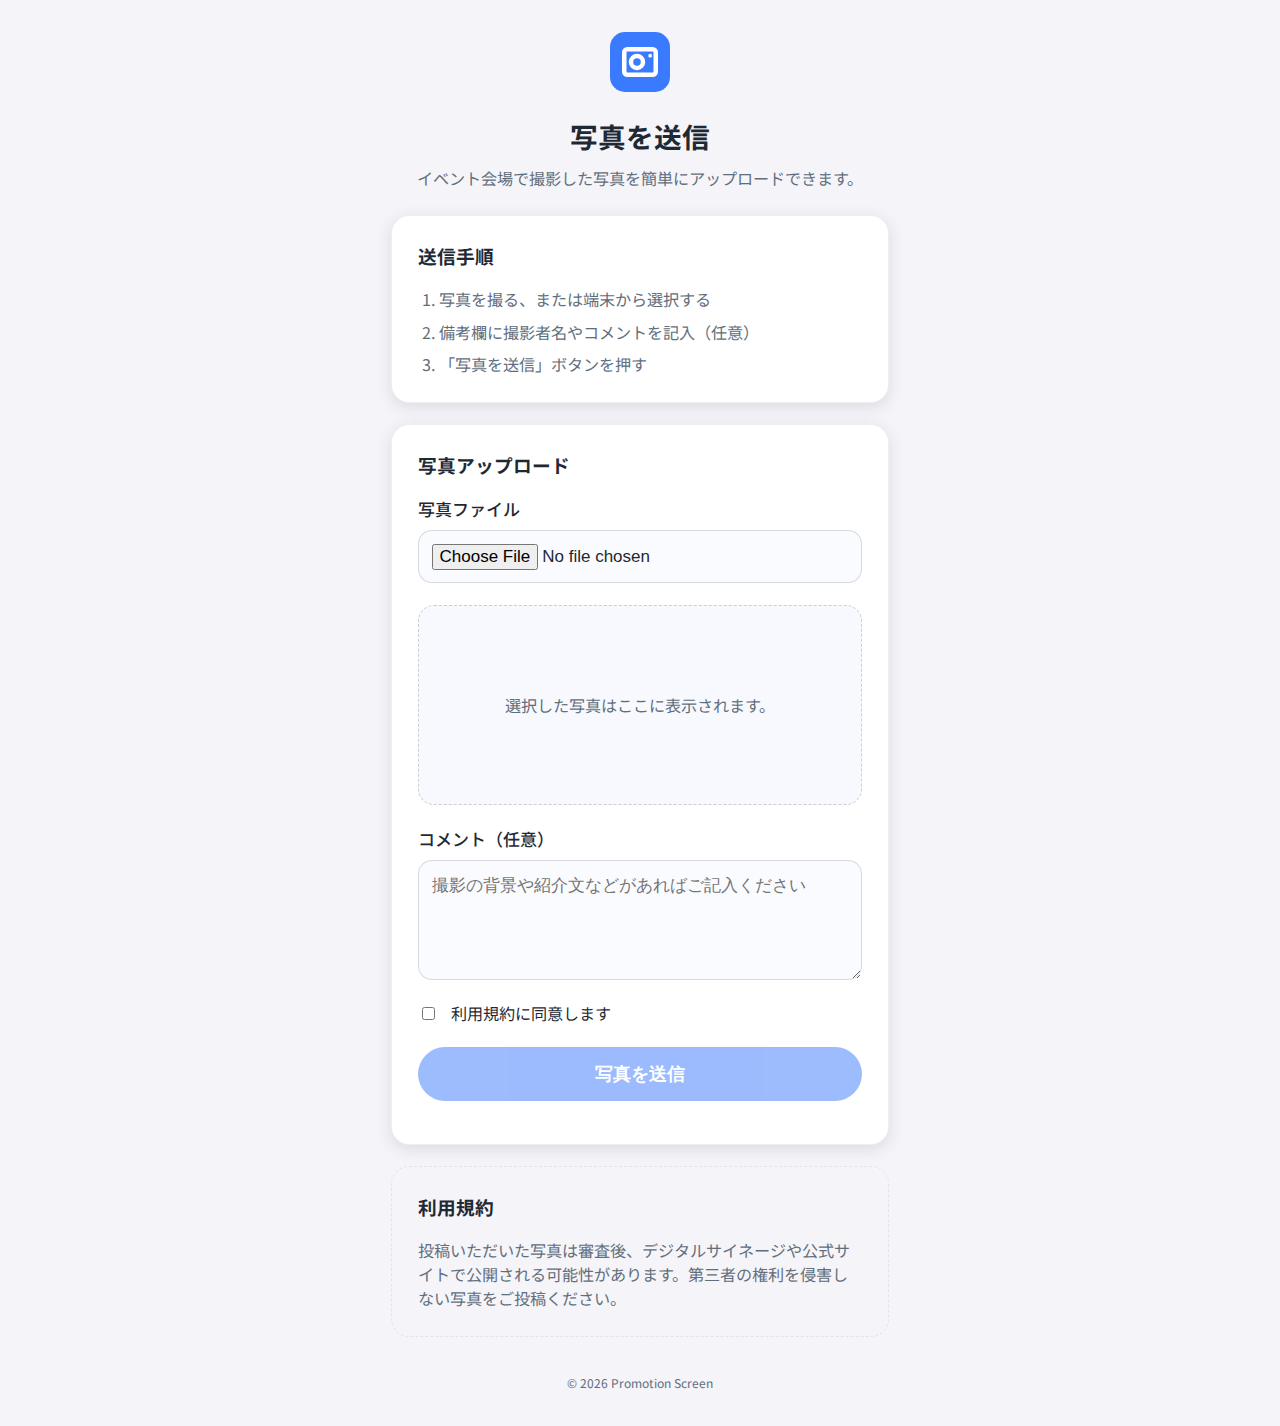
<file: upload.html>
<!DOCTYPE html>
<html lang="ja">
  <head>
    <meta charset="utf-8" />
    <meta name="viewport" content="width=device-width, initial-scale=1, viewport-fit=cover" />
    <title>画像アップロードフォーム</title>
    <meta name="description" content="イベント用デジタルサイネージに掲載する写真を投稿できます。" />
    <link rel="preconnect" href="https://fonts.googleapis.com" />
    <link rel="preconnect" href="https://fonts.gstatic.com" crossorigin />
    <link href="https://fonts.googleapis.com/css2?family=Noto+Sans+JP:wght@400;500;700&display=swap" rel="stylesheet" />
    <link rel="stylesheet" href="./assets/css/style.css" />
  </head>
  <body>
    <main class="page">
      <header class="page__header">
        <img class="page__logo" src="./assets/img/logo.svg" alt="Promotion Screen" />
        <h1 class="page__title">写真を送信</h1>
        <p class="page__subtitle">イベント会場で撮影した写真を簡単にアップロードできます。</p>
      </header>

      <section class="card">
        <h2 class="card__title">送信手順</h2>
        <ol class="steps">
          <li class="steps__item">写真を撮る、または端末から選択する</li>
          <li class="steps__item">備考欄に撮影者名やコメントを記入（任意）</li>
          <li class="steps__item">「写真を送信」ボタンを押す</li>
        </ol>
      </section>

      <section class="card">
        <h2 class="card__title">写真アップロード</h2>
        <form id="upload-form" class="form" novalidate>
          <label class="form__field">
            <span class="form__label">写真ファイル</span>
            <input
              id="photo-input"
              class="form__input"
              type="file"
              accept="image/*"
              required
            />
          </label>

          <div id="preview" class="preview preview--empty" aria-live="polite">
            <p class="preview__placeholder">選択した写真はここに表示されます。</p>
            <img id="preview-image" class="preview__image" alt="" />
          </div>

          <label class="form__field">
            <span class="form__label">コメント（任意）</span>
            <textarea
              id="comment-input"
              class="form__textarea"
              placeholder="撮影の背景や紹介文などがあればご記入ください"
              maxlength="200"
            ></textarea>
          </label>

          <label class="form__field form__field--checkbox">
            <input id="permission-checkbox" type="checkbox" required />
            <span>利用規約に同意します</span>
          </label>

          <button id="submit-button" class="button" type="submit" disabled>
            写真を送信
          </button>
        </form>

        <div id="status" class="status" aria-live="polite"></div>
      </section>

      <section class="card card--muted">
        <h2 class="card__title">利用規約</h2>
        <p class="card__text">
          投稿いただいた写真は審査後、デジタルサイネージや公式サイトで公開される可能性があります。第三者の権利を侵害しない写真をご投稿ください。
        </p>
      </section>

      <footer class="page__footer">
        <small>&copy; <span id="current-year"></span> Promotion Screen</small>
      </footer>
    </main>

    <template id="status-template">
      <div class="status__row status__row--icon">
        <span class="status__icon" data-status></span>
        <span data-message></span>
      </div>
      <div class="status__row status__row--details" data-details></div>
    </template>

    <script>
      window.UPLOAD_ENDPOINT = "https://script.google.com/macros/s/AKfycbyQlUmCl9kly50PDxOjY_1toWwU54dneAl2wIc2IfGiBEr36swoW9j2A2iFDGMsiCmTxA/exec";
    </script>
    <script src="./assets/js/main.js" type="module"></script>
  </body>
</html>
</file>
<file: assets/css/style.css>
*,
*::before,
*::after {
  box-sizing: border-box;
}

:root {
  --color-bg: #f5f4f9;
  --color-surface: #ffffff;
  --color-text: #1f2933;
  --color-muted: #616e7c;
  --color-brand: #3a7afe;
  --color-brand-dark: #1b5edb;
  --color-border: rgba(31, 41, 51, 0.08);
  --shadow-sm: 0 4px 16px rgba(31, 41, 51, 0.12);
  font-family: "Noto Sans JP", system-ui, -apple-system, BlinkMacSystemFont, "Segoe UI", sans-serif;
  font-size: 16px;
  line-height: 1.5;
}

body {
  margin: 0;
  background: var(--color-bg);
  color: var(--color-text);
  min-height: 100vh;
}

.page {
  max-width: 540px;
  margin: 0 auto;
  padding: 1.5rem 1.25rem 2rem;
}

.page__header {
  text-align: center;
  margin-bottom: 1.5rem;
}

.page__logo {
  width: 72px;
  height: 72px;
  margin-bottom: 0.75rem;
}

.page__title {
  font-size: 1.625rem;
  margin: 0;
}

.page__subtitle {
  margin: 0.5rem 0 0;
  color: var(--color-muted);
  font-size: 0.95rem;
}

.card {
  background: var(--color-surface);
  border-radius: 18px;
  padding: 1.5rem;
  margin-bottom: 1.25rem;
  box-shadow: var(--shadow-sm);
  border: 1px solid var(--color-border);
}

.card--muted {
  box-shadow: none;
  background: transparent;
  border-style: dashed;
}

.card__title {
  font-size: 1.1rem;
  margin: 0 0 1rem;
}

.card__text {
  margin: 0;
  color: var(--color-muted);
  font-size: 0.95rem;
}

.steps {
  padding-left: 1.25rem;
  margin: 0;
  display: grid;
  gap: 0.5rem;
  color: var(--color-muted);
}

.steps__item {
  font-size: 0.95rem;
}

.form {
  display: grid;
  gap: 1.25rem;
}

.form__field {
  display: grid;
  gap: 0.5rem;
}

.form__field--checkbox {
  display: flex;
  align-items: center;
  gap: 0.75rem;
  font-size: 0.95rem;
}

.form__label {
  font-weight: 500;
}

.form__input,
.form__textarea {
  width: 100%;
  border: 1px solid rgba(31, 41, 51, 0.16);
  border-radius: 14px;
  padding: 0.75rem;
  font-size: 1rem;
  background: #fafbff;
  transition: border-color 0.2s ease, box-shadow 0.2s ease;
}

.form__input:focus,
.form__textarea:focus {
  border-color: var(--color-brand);
  outline: none;
  box-shadow: 0 0 0 4px rgba(58, 122, 254, 0.15);
}

.form__textarea {
  min-height: 120px;
  resize: vertical;
}

.button {
  width: 100%;
  border: none;
  border-radius: 999px;
  padding: 0.9rem;
  font-size: 1.05rem;
  font-weight: 600;
  background: var(--color-brand);
  color: #fff;
  cursor: pointer;
  transition: transform 0.2s ease, box-shadow 0.2s ease, background 0.2s ease;
}

.button:disabled {
  cursor: not-allowed;
  opacity: 0.5;
  box-shadow: none;
}

.button:not(:disabled):active {
  transform: scale(0.98);
}

.button:not(:disabled):hover {
  box-shadow: 0 12px 24px rgba(58, 122, 254, 0.24);
  background: var(--color-brand-dark);
}

.preview {
  border: 1px dashed rgba(31, 41, 51, 0.2);
  border-radius: 16px;
  min-height: 200px;
  display: grid;
  place-items: center;
  overflow: hidden;
  position: relative;
  background: #f7f9fe;
}

.preview--empty {
  color: var(--color-muted);
}

.preview__placeholder {
  margin: 0;
  text-align: center;
  padding: 1.5rem;
  font-size: 0.95rem;
}

.preview__image {
  width: 100%;
  height: 100%;
  object-fit: cover;
  display: none;
}

.preview--has-image .preview__image {
  display: block;
}

.preview--has-image .preview__placeholder {
  display: none;
}

.status {
  margin-top: 1rem;
}

.status__row {
  display: flex;
  gap: 0.75rem;
  align-items: center;
  font-size: 0.95rem;
}

.status__row--details {
  margin-top: 0.5rem;
  color: var(--color-muted);
  font-size: 0.85rem;
  line-height: 1.4;
  word-break: break-word;
}

.status__icon::before {
  display: inline-block;
  width: 1rem;
  height: 1rem;
  border-radius: 999px;
  content: "";
  background: transparent;
}

[data-status="loading"]::before {
  background: var(--color-brand);
  animation: pulse 1s ease-in-out infinite alternate;
}

[data-status="success"]::before {
  background: #22c55e;
}

[data-status="error"]::before {
  background: #ef4444;
}

.page__footer {
  text-align: center;
  margin-top: 2rem;
  color: var(--color-muted);
  font-size: 0.85rem;
}

@keyframes pulse {
  from {
    opacity: 0.6;
  }
  to {
    opacity: 1;
  }
}

@media (min-width: 540px) {
  :root {
    font-size: 17px;
  }
}
</file>
